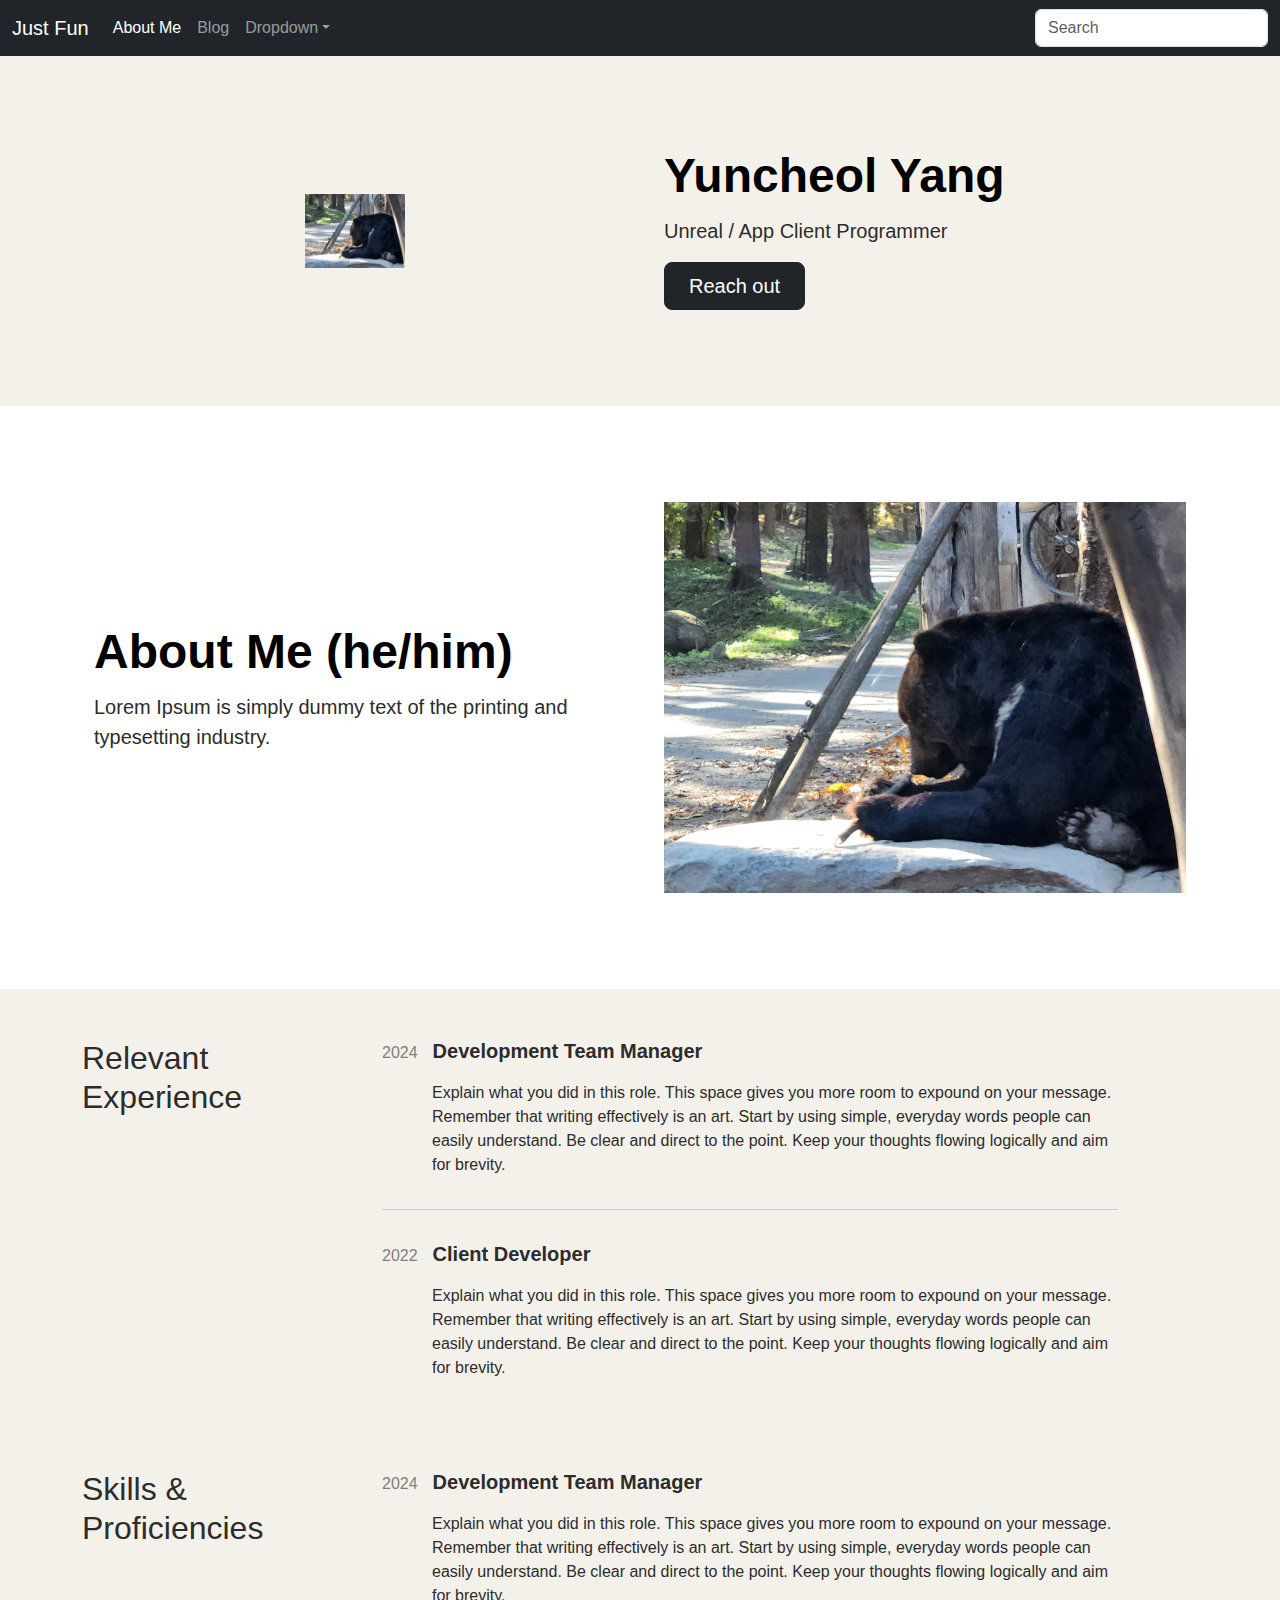
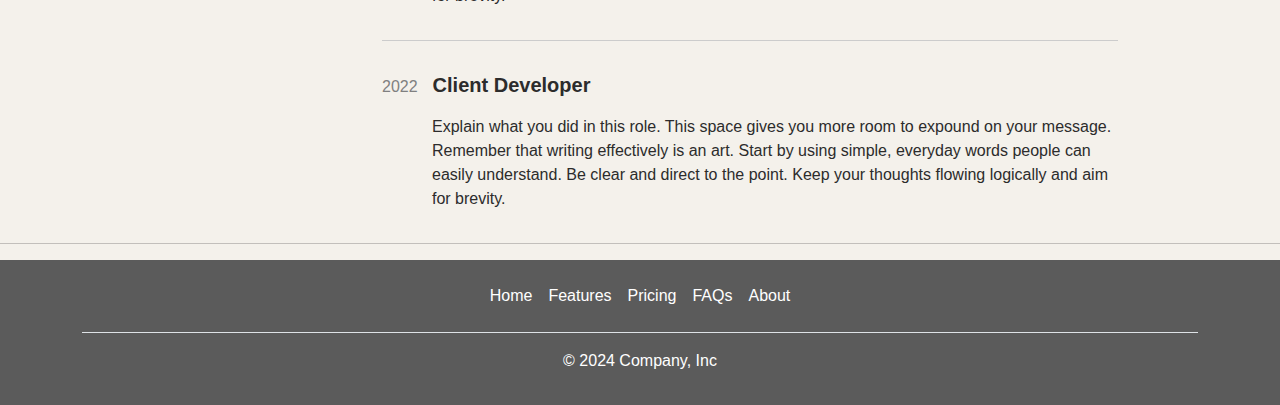
<file: index.html>
<!DOCTYPE html>
<html lang="en">
<head>
    <meta charset="UTF-8">
    <meta name="viewport" content="width=device-width, initial-scale=1.0">
    <title> Just fun </title>
    <link href="https://cdn.jsdelivr.net/npm/bootstrap@5.3.3/dist/css/bootstrap.min.css" rel="stylesheet" integrity="sha384-QWTKZyjpPEjISv5WaRU9OFeRpok6YctnYmDr5pNlyT2bRjXh0JMhjY6hW+ALEwIH" crossorigin="anonymous">
    <link rel="stylesheet" href = "./css/style.css" />
</head>

<body>
  <!-- nav bar -->
  <section id = "navbar">
      <nav class="navbar navbar-expand-md navbar-dark bg-dark" aria-label="Fourth navbar example">
          <div class="container-fluid">
            <a class="navbar-brand" href="#">Just Fun</a>
            <button class="navbar-toggler" type="button" data-bs-toggle="collapse" data-bs-target="#navbarsExample04" aria-controls="navbarsExample04" aria-expanded="false" aria-label="Toggle navigation">
              <span class="navbar-toggler-icon"></span>
            </button>
      
            <div class="collapse navbar-collapse" id="navbarsExample04">
              <ul class="navbar-nav me-auto mb-2 mb-md-0">
                <li class="nav-item">
                  <a class="nav-link active" aria-current="page" href="/index.html">About Me</a>
                </li>
                <li class="nav-item">
                  <a class="nav-link" href="#">Blog</a>
                </li>
                <li class="nav-item dropdown">
                  <a class="nav-link dropdown-toggle" href="#" data-bs-toggle="dropdown" aria-expanded="false">Dropdown</a>
                  <ul class="dropdown-menu">
                    <li><a class="dropdown-item" href="#">Action</a></li>
                    <li><a class="dropdown-item" href="#">Another action</a></li>
                    <li><a class="dropdown-item" href="#">Something else here</a></li>
                  </ul>
                </li>
              </ul>
              <form role="search">
                <input class="form-control" type="search" placeholder="Search" aria-label="Search">
              </form>
            </div>
          </div>
        </nav>
  </section>

  <!-- title -->
  <section id="title" class="background-color-brown">
      <div class="container col-xxl-8 px-4 py-5">
          <div class="row flex-lg-row-reverse align-items-center g-5 py-5">
              <div class="col-lg-6">
                  <h1 class="display-5 fw-bold text-body-emphasis lh-1 mb-3">Yuncheol Yang</h1>
                  <p class="lead">Unreal / App Client Programmer</p>
                  <div class="d-grid gap-2 d-md-flex justify-content-md-start">
                    <button type="button" class="btn btn-dark btn-lg px-4 me-md-2">Reach out</button>
                  </div>
              </div>
            <div class="col-10 col-sm-8 col-lg-6">
              <img src="./assets/img/bear_profile.png" class="d-block mx-lg-auto img-fluid profile-round-img" alt="my-image" width="100px" loading="lazy">
            </div>
            
          </div>
        </div>
  </section>

  <!-- introduce -->
  <section id = "introduce" class="introduce-bg">
    <div class="container col-xxl-8 px-4 py-5">
      <div class="row flex-lg-row-reverse align-items-center g-5 py-5">
        <div class="col-10 col-sm-8 col-lg-6">
          <img src="./assets/img/bear_profile.png" class="d-block mx-lg-auto img-fluid" alt="my image" width="700" height="500" loading="lazy">
        </div>
        <div class="col-lg-6">
          <h1 class="display-5 fw-bold text-body-emphasis lh-1 mb-3">About Me (he/him)</h1>
          <p class="lead">Lorem Ipsum is simply dummy text of the printing and typesetting industry.</p>
          
        </div>
      </div>
    </div>

  </section>

  <!-- experience -->
  <section id = "experience">
    <div class="container experience-section">
      <div class="row">
          <div class="col-4 col-md-4 left-column">
              <h2 class="mb-4">Relevant Experience</h2>
          </div>
          <div class="col-8 col-md-8">
              <!-- Experience 1 -->
              <div>
                  <div class="role-header">
                      <p class="role-year">2024</p>
                      <h3 class="role-title">Development Team Manager</h3>
                  </div>
                  <div>
                    <p class="role-description">
                      Explain what you did in this role. This space gives you more room to expound on your message. 
                      Remember that writing effectively is an art. Start by using simple, everyday words people can easily understand. 
                      Be clear and direct to the point. Keep your thoughts flowing logically and aim for brevity.
                    </p>

                  </div>
                  
              </div>

              <div class="divider"></div>

              <!-- Experience 2 -->
              <div>
                  <div class="role-header">
                      <p class="role-year">2022</p>
                      <h3 class="role-title">Client Developer</h3>
                  </div>
                  <p class="role-description">
                      Explain what you did in this role. This space gives you more room to expound on your message. 
                      Remember that writing effectively is an art. Start by using simple, everyday words people can easily understand. 
                      Be clear and direct to the point. Keep your thoughts flowing logically and aim for brevity.
                  </p>
              </div>
          </div>
      </div>
    </div>
  </section>
  <!-- personal skill -->
  <section id = "skills">
    <div class="container experience-section mb-0">
      <div class="row">
          <div class="col-4 col-md-4 left-column">
              <h2 class="mb-4 pt-4">Skills & Proficiencies</h2>
          </div>
          <div class="col-8 col-md-8 pt-4">
              <!-- Experience 1 -->
              <div>
                  <div class="role-header">
                      <p class="role-year">2024</p>
                      <h3 class="role-title">Development Team Manager</h3>
                  </div>
                  <div>
                    <p class="role-description">
                      Explain what you did in this role. This space gives you more room to expound on your message. 
                      Remember that writing effectively is an art. Start by using simple, everyday words people can easily understand. 
                      Be clear and direct to the point. Keep your thoughts flowing logically and aim for brevity.
                    </p>

                  </div>
                  
              </div>

              <div class="divider"></div>

              <!-- Experience 2 -->
              <div>
                  <div class="role-header">
                      <p class="role-year">2022</p>
                      <h3 class="role-title">Client Developer</h3>
                  </div>
                  <p class="role-description">
                      Explain what you did in this role. This space gives you more room to expound on your message. 
                      Remember that writing effectively is an art. Start by using simple, everyday words people can easily understand. 
                      Be clear and direct to the point. Keep your thoughts flowing logically and aim for brevity.
                  </p>
              </div>
          </div>
      </div>
    </div>
  </section>

  <hr>

  </section>
  <!-- selected work / project -->
  <section id = "selected work">

  </section>

  
  <!-- footer : it can be located below section -->
  <section id="footer" class="footer">
    <div class="container skill">
      <footer class="py-3 my-0">
        <ul class="nav justify-content-center border-bottom pb-3 mb-3">
          <li class="nav-item"><a href="#" class="nav-link px-2 text-white">Home</a></li>
          <li class="nav-item"><a href="#" class="nav-link px-2 text-white">Features</a></li>
          <li class="nav-item"><a href="#" class="nav-link px-2 text-white">Pricing</a></li>
          <li class="nav-item"><a href="#" class="nav-link px-2 text-white">FAQs</a></li>
          <li class="nav-item"><a href="#" class="nav-link px-2 text-white">About</a></li>
        </ul>
        <p class="text-center text-white">© 2024 Company, Inc</p>
      </footer>
    </div>
  </section>
</body>
</html>
</file>
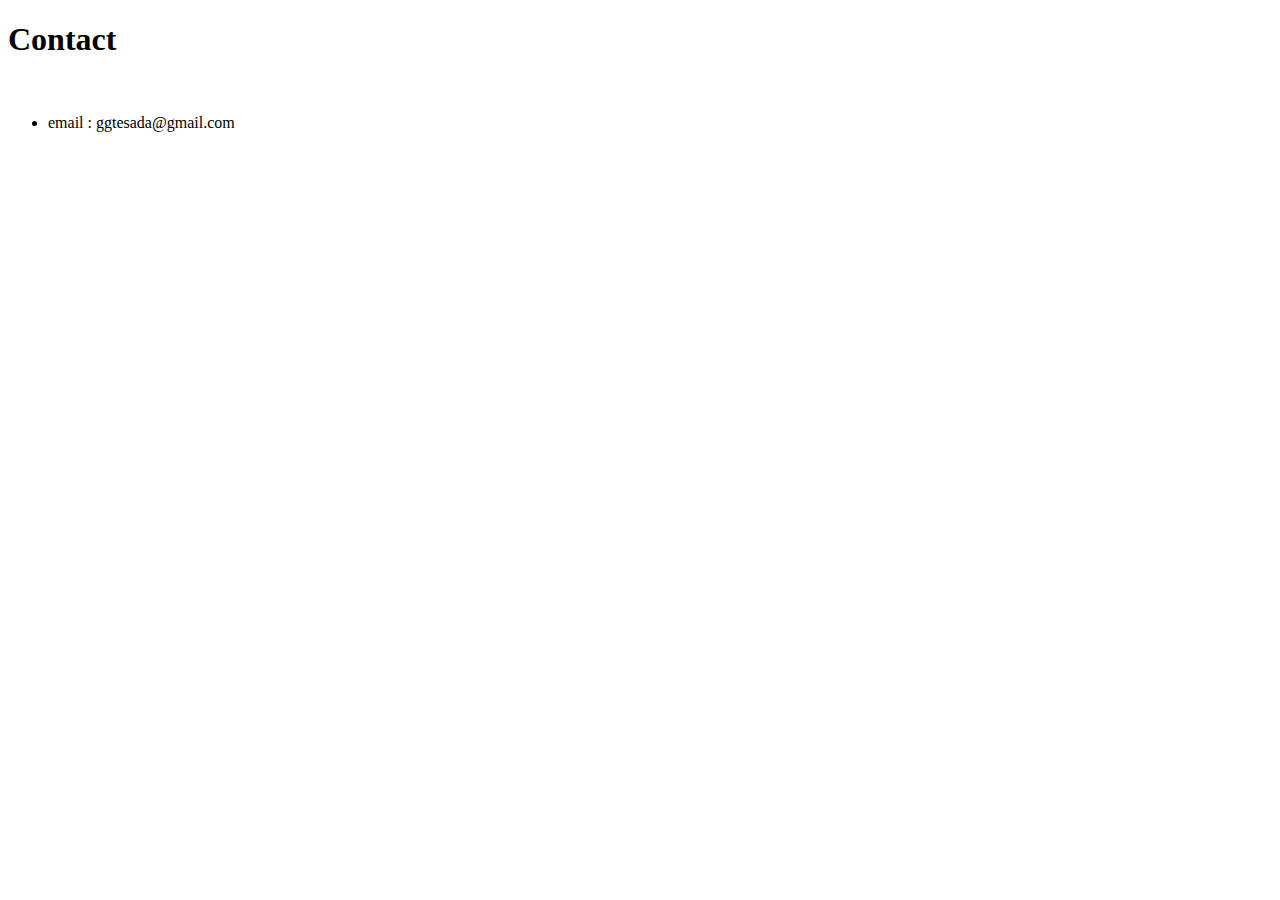
<file: public/contact.html>
<!DOCTYPE html>
<html lang="en">
<head>
    <meta charset="UTF-8">
    <meta name="viewport" content="width=device-width, initial-scale=1.0">
    <title>Document</title>
</head>
<body>
    <h1>Contact</h1>
    <br />
    <ul>
        <li>
            email : ggtesada@gmail.com
        </li>
    </ul>
</body>
</html>
</file>
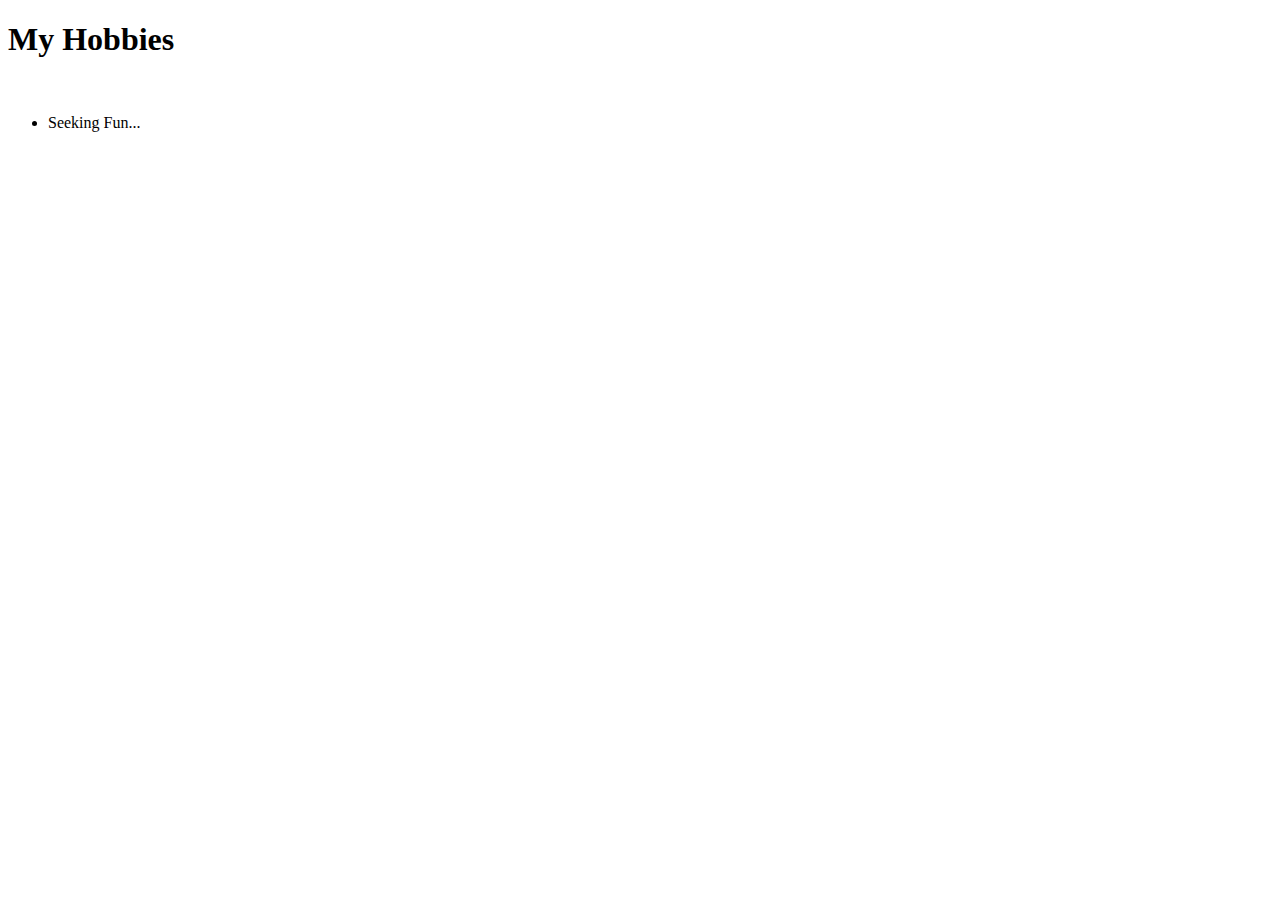
<file: public/hobby.html>
<!DOCTYPE html>
<html lang="en">
<head>
    <meta charset="UTF-8">
    <meta name="viewport" content="width=device-width, initial-scale=1.0">
    <title>Document</title>
</head>
<body>
    <h1>My Hobbies</h1>
    <br />
    <ul>
        <li>
            Seeking Fun...
        </li>
    </ul>
</body>
</html>
</file>
<file: css/style.css>
body {
    background-color: #f4f1eb;
    color: #2c2c2c;
    font-family: Arial, sans-serif;
}
.experience-section {
    margin: 50px auto;
}
.personalskill-section {
    margin: 50px auto;
}
.introduce-bg{
    background-color: white;
}
.left-column {
    max-width: 300px;
}
.role-header {
    display: flex;
    align-items: baseline;
}
.role-year {
    font-weight: 400;
    color: gray;
    margin-right: 15px;
    white-space: nowrap;
}
.role-title {
    font-weight: bold;
    font-size: 1.25rem;
    margin: 0;
}
.role-description {
    padding-left: 50px; /* Adjust this value as needed to align with title */
}
.divider {
    border-bottom: 1px solid #ccc;
    margin: 2rem 0;
}
.skill-bg{
    background-color: #5b5b5b;
    color: white;
}
.skill-title{
    background-color:#f4f1eb;
}
.skill-description {
    padding-left: 50px; /* Adjust this value as needed to align with title */
}
.footer{
    background-color: #5b5b5b;
    color: white;
}
</file>
